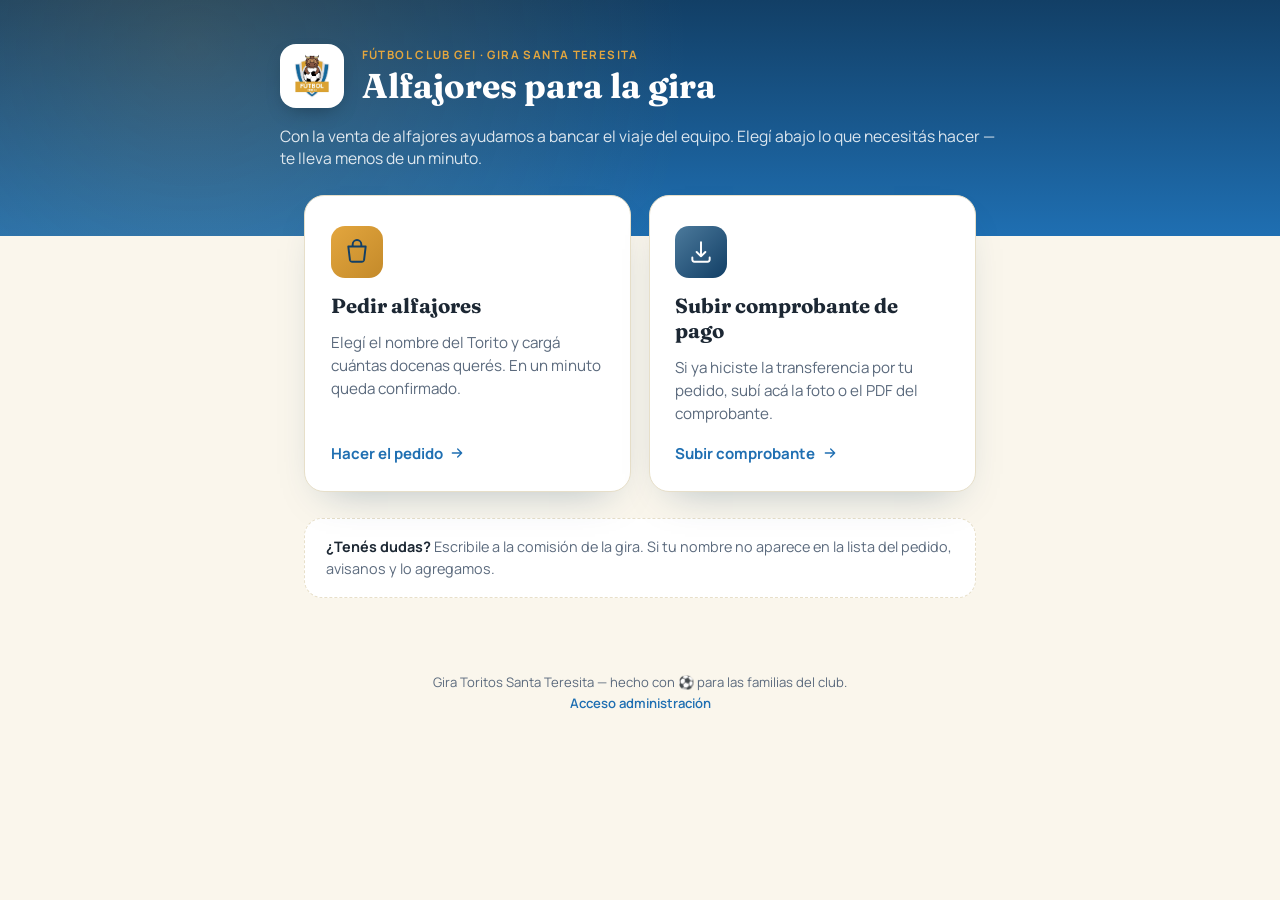
<file: index.html>
<!DOCTYPE html>
<html lang="es">
<head>
<meta charset="UTF-8">
<meta name="viewport" content="width=device-width, initial-scale=1.0">
<title>Alfajores Gira Toritos</title>
<meta name="description" content="Pedí tus alfajores y subí el comprobante de pago para la gira de Fútbol Club GEI a Santa Teresita.">
<link rel="icon" href="assets/logo.jpg">

<!-- Estas etiquetas hacen que, al pegar el link en WhatsApp, aparezca una
     tarjeta con imagen y texto (en vez de una miniatura genérica). -->
<meta property="og:type" content="website">
<meta property="og:url" content="https://pablog2081.github.io/alfajores-gira-toritos/">
<meta property="og:title" content="Alfajores para la Gira — Fútbol Club GEI">
<meta property="og:description" content="Pedidos abiertos hasta el miércoles. Ayudanos a bancar la gira de los Toritos a Santa Teresita.">
<meta property="og:image" content="https://pablog2081.github.io/alfajores-gira-toritos/assets/preview.jpg">
<meta property="og:image:width" content="1200">
<meta property="og:image:height" content="630">
<meta name="twitter:card" content="summary_large_image">
<meta name="twitter:title" content="Alfajores para la Gira — Fútbol Club GEI">
<meta name="twitter:description" content="Pedidos abiertos hasta el miércoles. Ayudanos a bancar la gira de los Toritos a Santa Teresita.">
<meta name="twitter:image" content="https://pablog2081.github.io/alfajores-gira-toritos/assets/preview.jpg">
<link rel="stylesheet" href="https://fonts.googleapis.com/css2?family=Fraunces:opsz,wght@9..144,600;9..144,700&family=Manrope:wght@400;500;700;800&display=swap">
<link rel="stylesheet" href="style.css">
</head>
<body>

<div class="field">
  <div class="wrap">
    <div class="crest"><img src="assets/logo.jpg" alt="Escudo Fútbol Club GEI"></div>
    <div>
      <span class="eyebrow">Fútbol Club GEI · Gira Santa Teresita</span>
      <h1>Alfajores para la gira</h1>
    </div>
  </div>
  <p class="lede" style="margin: 0.9rem auto 0; max-width: 720px;">Con la venta de alfajores ayudamos a bancar el viaje del equipo. Elegí abajo lo que necesitás hacer — te lleva menos de un minuto.</p>
</div>

<main>
  <div class="cards">

    <a class="card" href="pedido.html">
      <div class="card-icon">
        <svg viewBox="0 0 24 24" fill="none" xmlns="http://www.w3.org/2000/svg"><path d="M4 7h16l-1.5 12.5a2 2 0 0 1-2 1.5H7.5a2 2 0 0 1-2-1.5L4 7Z" stroke="currentColor" stroke-width="1.8" stroke-linejoin="round"/><path d="M8 7V5a4 4 0 0 1 8 0v2" stroke="currentColor" stroke-width="1.8"/></svg>
      </div>
      <h2>Pedir alfajores</h2>
      <p>Elegí el nombre del Torito y cargá cuántas docenas querés. En un minuto queda confirmado.</p>
      <span class="cta">Hacer el pedido
        <svg viewBox="0 0 24 24" fill="none" xmlns="http://www.w3.org/2000/svg"><path d="M5 12h14M13 6l6 6-6 6" stroke="currentColor" stroke-width="2" stroke-linecap="round" stroke-linejoin="round"/></svg>
      </span>
    </a>

    <a class="card alt" href="comprobante.html">
      <div class="card-icon">
        <svg viewBox="0 0 24 24" fill="none" xmlns="http://www.w3.org/2000/svg"><path d="M12 3v13m0 0 4-4m-4 4-4-4" stroke="currentColor" stroke-width="1.8" stroke-linecap="round" stroke-linejoin="round"/><path d="M4 17v2a2 2 0 0 0 2 2h12a2 2 0 0 0 2-2v-2" stroke="currentColor" stroke-width="1.8" stroke-linecap="round"/></svg>
      </div>
      <h2>Subir comprobante de pago</h2>
      <p>Si ya hiciste la transferencia por tu pedido, subí acá la foto o el PDF del comprobante.</p>
      <span class="cta">Subir comprobante
        <svg viewBox="0 0 24 24" fill="none" xmlns="http://www.w3.org/2000/svg"><path d="M5 12h14M13 6l6 6-6 6" stroke="currentColor" stroke-width="2" stroke-linecap="round" stroke-linejoin="round"/></svg>
      </span>
    </a>

  </div>

  <div class="note">
    <strong>¿Tenés dudas?</strong> Escribile a la comisión de la gira. Si tu nombre no aparece en la lista del pedido, avisanos y lo agregamos.
  </div>
</main>

<footer>
  Gira Toritos Santa Teresita — hecho con ⚽ para las familias del club.<br>
  <a href="admin.html">Acceso administración</a>
</footer>

</body>
</html>
</file>
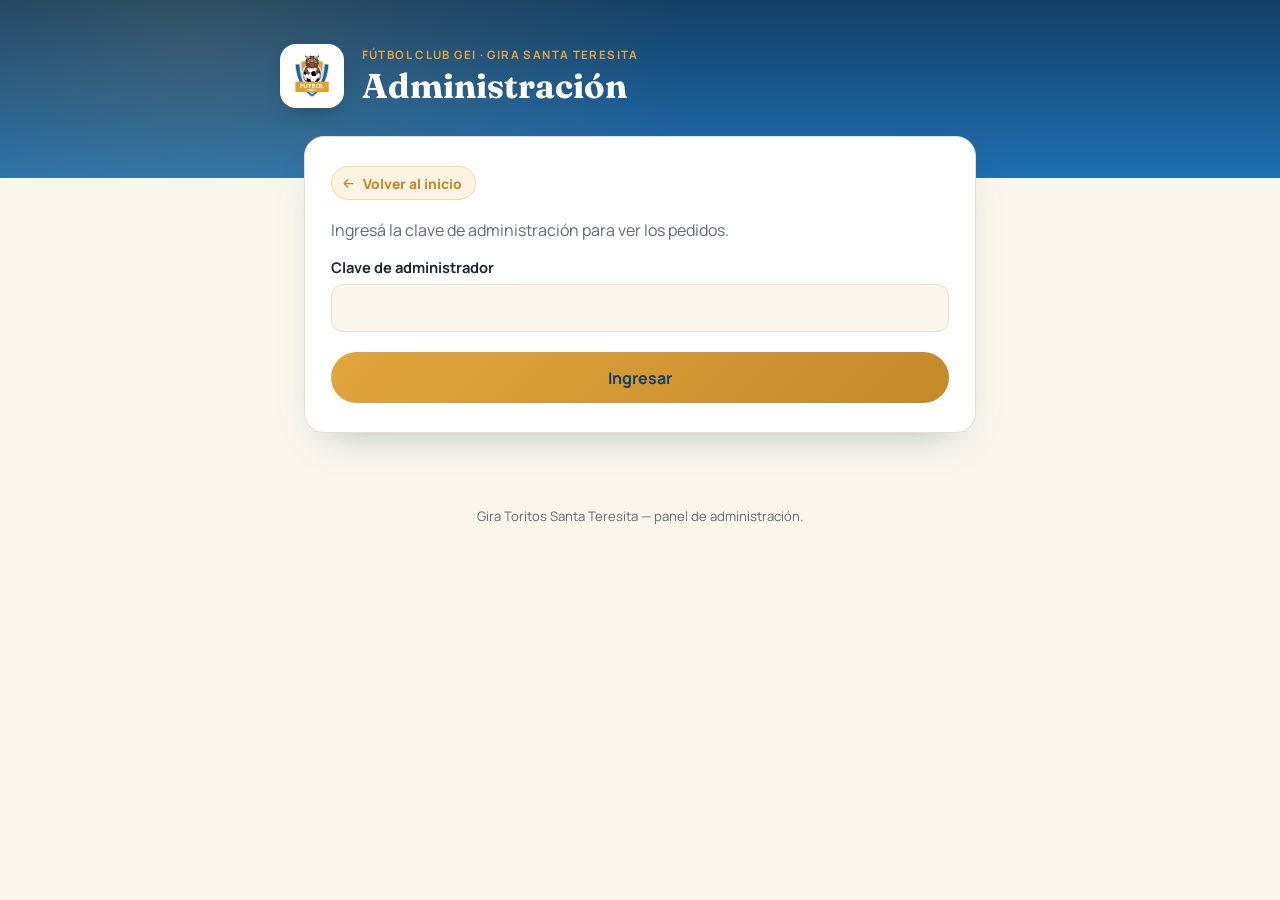
<file: admin.html>
<!DOCTYPE html>
<html lang="es">
<head>
<meta charset="UTF-8">
<meta name="viewport" content="width=device-width, initial-scale=1.0">
<title>Administración — Gira Toritos</title>
<link rel="icon" href="assets/logo.jpg">
<link rel="stylesheet" href="https://fonts.googleapis.com/css2?family=Fraunces:opsz,wght@9..144,600;9..144,700&family=Manrope:wght@400;500;700;800&display=swap">
<link rel="stylesheet" href="style.css">
</head>
<body>

<div class="field">
  <div class="wrap">
    <div class="crest"><img src="assets/logo.jpg" alt="Escudo Fútbol Club GEI"></div>
    <div>
      <span class="eyebrow">Fútbol Club GEI · Gira Santa Teresita</span>
      <h1>Administración</h1>
    </div>
  </div>
</div>

<main>

  <div class="panel" id="login-view">
    <a class="back-link" href="index.html">
      <svg viewBox="0 0 24 24" fill="none" xmlns="http://www.w3.org/2000/svg"><path d="M19 12H5M11 6l-6 6 6 6" stroke="currentColor" stroke-width="2" stroke-linecap="round" stroke-linejoin="round"/></svg>
      Volver al inicio
    </a>
    <p style="color:var(--ink-soft); margin-top:0;">Ingresá la clave de administración para ver los pedidos.</p>
    <div class="error-box" id="login-error"></div>
    <form id="login-form">
      <div class="field-group">
        <label for="clave">Clave de administrador</label>
        <input type="password" id="clave" name="clave" required autocomplete="current-password">
      </div>
      <button type="submit" class="btn" id="login-btn">Ingresar</button>
    </form>
  </div>

  <div id="admin-view" style="display:none;">

    <a class="back-link" href="index.html">
      <svg viewBox="0 0 24 24" fill="none" xmlns="http://www.w3.org/2000/svg"><path d="M19 12H5M11 6l-6 6 6 6" stroke="currentColor" stroke-width="2" stroke-linecap="round" stroke-linejoin="round"/></svg>
      Volver al inicio
    </a>

    <div class="demo-banner" id="demo-banner" style="display:none;">Vista previa con datos de ejemplo — todavía no está conectada la planilla real.</div>

    <div class="stat-row">
      <div class="stat"><div class="n" id="s-pedidos">–</div><div class="l">Pedidos</div></div>
      <div class="stat"><div class="n" id="s-docenas">–</div><div class="l">Docenas pedidas</div></div>
      <div class="stat"><div class="n" id="s-entregados">–</div><div class="l">Entregados</div></div>
      <div class="stat"><div class="n" id="s-rendidos">–</div><div class="l">Rendidos</div></div>
      <div class="stat"><div class="n" id="s-pendientes-validar">–</div><div class="l">Comprobantes por revisar</div></div>
    </div>

    <div class="panel">
      <div class="toolbar">
        <strong style="font-family:'Fraunces',serif; font-size:1.15rem;">Pedidos</strong>
        <div style="display:flex; gap:0.6rem; flex-wrap:wrap;">
          <button class="btn secondary" id="refresh-btn" style="width:auto; padding:0.55rem 1rem;">Actualizar</button>
          <a class="btn" id="reporte-link" href="#" style="width:auto; padding:0.55rem 1rem; text-decoration:none;">Descargar reporte Excel</a>
        </div>
      </div>

      <div class="error-box" id="admin-error"></div>

      <div class="table-wrap">
        <table>
          <thead>
            <tr>
              <th>Torito</th>
              <th>Docenas</th>
              <th>Entregado</th>
              <th>Rendido</th>
              <th>Fecha pedido</th>
            </tr>
          </thead>
          <tbody id="pedidos-body">
            <tr><td colspan="5" style="color:var(--ink-soft);">Cargando...</td></tr>
          </tbody>
        </table>
      </div>
    </div>
  </div>

</main>

<footer>Gira Toritos Santa Teresita — panel de administración.</footer>

<script src="config.js"></script>
<script>
  let claveActual = '';
  let modoDemo = false;

  const PEDIDOS_EJEMPLO = [
    { fila: 2, timestamp: new Date(), nombre: 'GROSSELLI LUCCA JENNARO (ejemplo)', docenas: 2, entregado: false, rendido: false, comprobantePendiente: false, linkComprobante: '' },
    { fila: 3, timestamp: new Date(), nombre: 'ABALO JUAN SEGUNDO (ejemplo)', docenas: 1, entregado: true, rendido: true, comprobantePendiente: false, linkComprobante: '' },
    { fila: 4, timestamp: new Date(), nombre: 'SODA FELIPE (ejemplo)', docenas: 3, entregado: false, rendido: false, comprobantePendiente: true, linkComprobante: 'https://drive.google.com/ejemplo' }
  ];

  function showLoginError(msg) {
    const box = document.getElementById('login-error');
    box.textContent = msg; box.classList.add('show');
  }
  function showAdminError(msg) {
    const box = document.getElementById('admin-error');
    box.textContent = msg; box.classList.add('show');
  }
  function hideAdminError() {
    document.getElementById('admin-error').classList.remove('show');
  }

  function fmtFecha(v) {
    if (!v) return '—';
    const d = new Date(v);
    if (isNaN(d)) return String(v);
    return d.toLocaleDateString('es-AR') + ' ' + d.toLocaleTimeString('es-AR', { hour: '2-digit', minute: '2-digit' });
  }

  document.getElementById('login-form').addEventListener('submit', function (e) {
    e.preventDefault();
    document.getElementById('login-error').classList.remove('show');

    const clave = document.getElementById('clave').value;

    // Vista previa: como todavía no hay Apps Script conectado, dejamos entrar
    // con la clave ya configurada en Code.gs para que puedas ver cómo queda el
    // panel, con datos de ejemplo (aclarados como tales).
    if (WEBAPP_URL.indexOf('PEGAR_AQUI') !== -1) {
      if (clave !== 'toritos2026') { showLoginError('Clave incorrecta. (Vista previa: la clave configurada es "toritos2026".)'); return; }
      modoDemo = true;
      claveActual = clave;
      entrarAlPanel();
      return;
    }

    const btn = document.getElementById('login-btn');
    btn.disabled = true;
    btn.innerHTML = '<span class="spinner"></span> Verificando...';

    fetch(WEBAPP_URL, { method: 'POST', body: JSON.stringify({ action: 'login', clave: clave }) })
      .then(r => r.json())
      .then(data => {
        btn.disabled = false; btn.textContent = 'Ingresar';
        if (!data.ok) { showLoginError('Clave incorrecta.'); return; }
        modoDemo = false;
        claveActual = clave;
        entrarAlPanel();
      })
      .catch(() => {
        btn.disabled = false; btn.textContent = 'Ingresar';
        showLoginError('No se pudo verificar la clave. Revisá tu conexión.');
      });
  });

  function entrarAlPanel() {
    document.getElementById('login-view').style.display = 'none';
    document.getElementById('admin-view').style.display = 'block';
    document.getElementById('demo-banner').style.display = modoDemo ? 'block' : 'none';
    document.getElementById('reporte-link').href = modoDemo ? 'javascript:void(0)' : (WEBAPP_URL + '?action=reporte&clave=' + encodeURIComponent(claveActual));
    if (modoDemo) {
      document.getElementById('reporte-link').addEventListener('click', function () {
        alert('El reporte en Excel se descarga una vez que esté conectado el Apps Script real.');
      });
    }
    cargarTodo();
  }

  function cargarTodo() {
    cargarResumen();
    cargarPedidos();
  }

  function calcularResumen(pedidos) {
    let totalDocenas = 0, entregados = 0, rendidos = 0, pendientesValidar = 0;
    pedidos.forEach(p => {
      totalDocenas += Number(p.docenas) || 0;
      if (p.entregado) entregados++;
      if (p.rendido) rendidos++;
      if (p.comprobantePendiente && !p.rendido) pendientesValidar++;
    });
    return { totalPedidos: pedidos.length, totalDocenas, entregados, rendidos, pendientesValidar };
  }

  function pintarResumen(r) {
    document.getElementById('s-pedidos').textContent = r.totalPedidos;
    document.getElementById('s-docenas').textContent = r.totalDocenas;
    document.getElementById('s-entregados').textContent = r.entregados;
    document.getElementById('s-rendidos').textContent = r.rendidos;
    document.getElementById('s-pendientes-validar').textContent = r.pendientesValidar;
  }

  function cargarResumen() {
    if (modoDemo) { pintarResumen(calcularResumen(PEDIDOS_EJEMPLO)); return; }
    fetch(WEBAPP_URL + '?action=resumen')
      .then(r => r.json())
      .then(data => { if (data.ok) pintarResumen(data); });
  }

  function cargarPedidos() {
    hideAdminError();
    const body = document.getElementById('pedidos-body');
    body.innerHTML = '<tr><td colspan="5" style="color:var(--ink-soft);">Cargando...</td></tr>';

    if (modoDemo) { pintarPedidos(PEDIDOS_EJEMPLO); return; }

    fetch(WEBAPP_URL + '?action=pedidos&clave=' + encodeURIComponent(claveActual))
      .then(r => r.json())
      .then(data => {
        if (!data.ok) { showAdminError('No se pudieron cargar los pedidos.'); body.innerHTML = ''; return; }
        pintarPedidos(data.pedidos);
      })
      .catch(() => { showAdminError('No se pudieron cargar los pedidos. Revisá tu conexión.'); body.innerHTML = ''; });
  }

  function pintarPedidos(pedidos) {
    const body = document.getElementById('pedidos-body');
    if (!pedidos.length) {
      body.innerHTML = '<tr><td colspan="5" style="color:var(--ink-soft);">Todavía no hay pedidos.</td></tr>';
      return;
    }
    body.innerHTML = pedidos.map(p => `
          <tr>
            <td>${escapeHtml(p.nombre)}</td>
            <td class="num">${p.docenas}</td>
            <td>
              <label class="checkbox-toggle">
                <input type="checkbox" data-fila="${p.fila}" ${p.entregado ? 'checked' : ''} onchange="marcarEntregado(this)">
                ${p.entregado ? '<span class="pill ok">Entregado</span>' : '<span class="pill pend">Pendiente</span>'}
              </label>
            </td>
            <td>
              <label class="checkbox-toggle">
                <input type="checkbox" data-fila="${p.fila}" ${p.rendido ? 'checked' : ''} onchange="marcarRendido(this)">
                ${p.rendido ? '<span class="pill ok">Rendido</span>' : (p.comprobantePendiente ? '<span class="pill pend">Por revisar</span>' : '<span class="pill pend">Sin rendir</span>')}
              </label>
              ${(!p.rendido && p.comprobantePendiente && p.linkComprobante) ? `<div style="margin-top:0.3rem;"><a href="${p.linkComprobante}" target="_blank" rel="noopener" style="font-size:0.8rem; font-weight:700; color:var(--blue);">Ver comprobante ↗</a></div>` : ''}
              ${(!p.rendido && !p.comprobantePendiente) ? `<div class="hint" style="margin-top:0.25rem;">Tildá si pagó en efectivo</div>` : ''}
            </td>
            <td>${fmtFecha(p.timestamp)}</td>
          </tr>
        `).join('');
  }

  function marcarEntregado(checkbox) {
    const fila = Number(checkbox.getAttribute('data-fila'));
    const entregado = checkbox.checked;

    if (modoDemo) {
      const p = PEDIDOS_EJEMPLO.find(x => x.fila === fila);
      if (p) p.entregado = entregado;
      cargarTodo();
      return;
    }

    checkbox.disabled = true;
    fetch(WEBAPP_URL, {
      method: 'POST',
      body: JSON.stringify({ action: 'marcarEntregado', clave: claveActual, fila: fila, entregado: entregado })
    })
      .then(r => r.json())
      .then(data => {
        checkbox.disabled = false;
        if (!data.ok) { alert('No se pudo actualizar. Probá de nuevo.'); return; }
        cargarTodo();
      })
      .catch(() => { checkbox.disabled = false; alert('No se pudo actualizar. Revisá tu conexión.'); });
  }

  function marcarRendido(checkbox) {
    const fila = Number(checkbox.getAttribute('data-fila'));
    const rendido = checkbox.checked;

    if (rendido && !confirm('¿Confirmás que este pedido está pagado y rendido? Si subieron un comprobante, revisalo antes de confirmar.')) {
      checkbox.checked = false;
      return;
    }

    if (modoDemo) {
      const p = PEDIDOS_EJEMPLO.find(x => x.fila === fila);
      if (p) { p.rendido = rendido; if (rendido) p.comprobantePendiente = false; }
      cargarTodo();
      return;
    }

    checkbox.disabled = true;
    fetch(WEBAPP_URL, {
      method: 'POST',
      body: JSON.stringify({ action: 'marcarRendido', clave: claveActual, fila: fila, rendido: rendido })
    })
      .then(r => r.json())
      .then(data => {
        checkbox.disabled = false;
        if (!data.ok) { alert('No se pudo actualizar. Probá de nuevo.'); return; }
        cargarTodo();
      })
      .catch(() => { checkbox.disabled = false; alert('No se pudo actualizar. Revisá tu conexión.'); });
  }

  function escapeHtml(str) {
    return String(str).replace(/[&<>"']/g, c => ({ '&': '&amp;', '<': '&lt;', '>': '&gt;', '"': '&quot;', "'": '&#39;' }[c]));
  }

  document.getElementById('refresh-btn').addEventListener('click', cargarTodo);
</script>

</body>
</html>
</file>
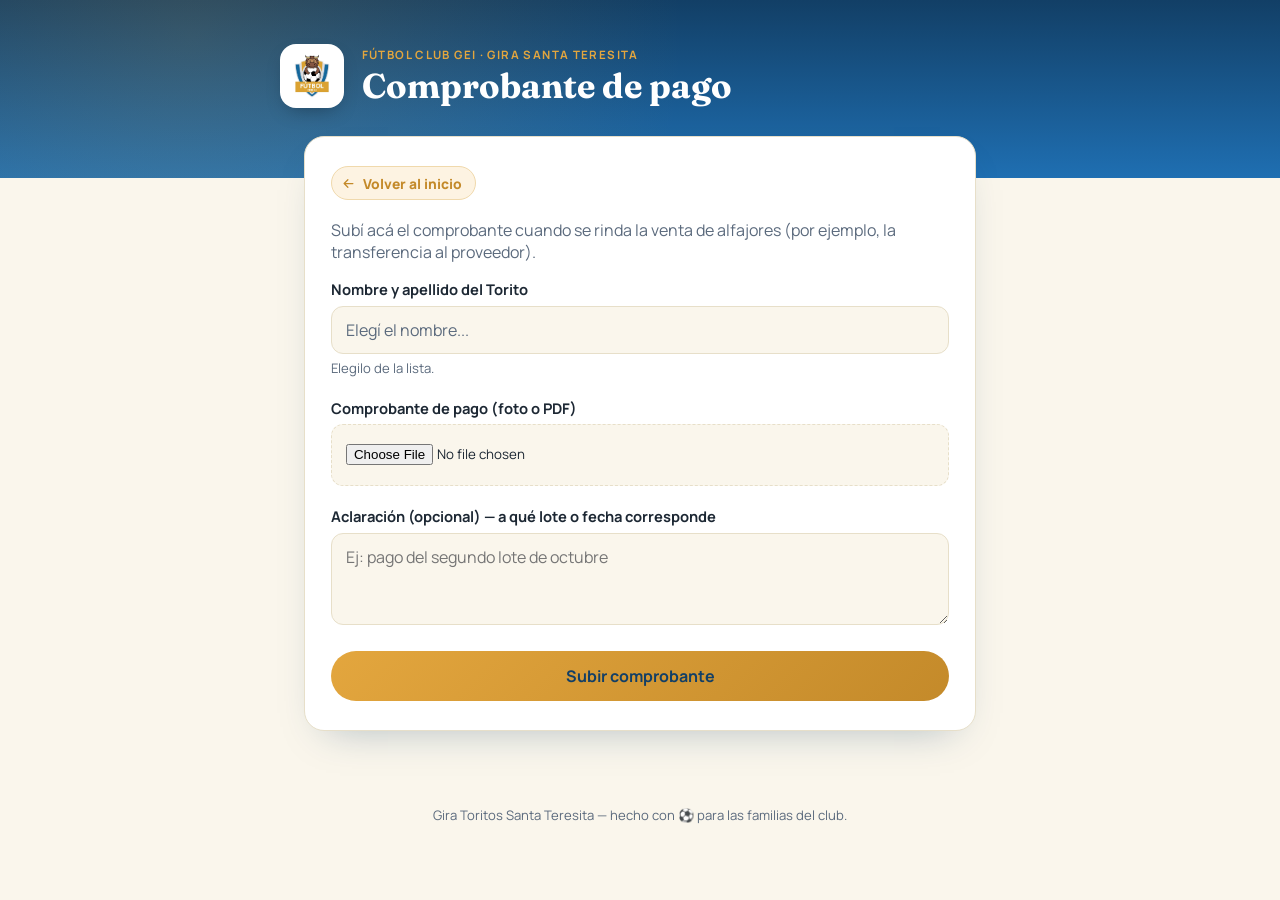
<file: comprobante.html>
<!DOCTYPE html>
<html lang="es">
<head>
<meta charset="UTF-8">
<meta name="viewport" content="width=device-width, initial-scale=1.0">
<title>Comprobante de pago — Gira Toritos</title>
<link rel="icon" href="assets/logo.jpg">
<link rel="stylesheet" href="https://fonts.googleapis.com/css2?family=Fraunces:opsz,wght@9..144,600;9..144,700&family=Manrope:wght@400;500;700;800&display=swap">
<link rel="stylesheet" href="style.css">
</head>
<body>

<div class="field">
  <div class="wrap">
    <div class="crest"><img src="assets/logo.jpg" alt="Escudo Fútbol Club GEI"></div>
    <div>
      <span class="eyebrow">Fútbol Club GEI · Gira Santa Teresita</span>
      <h1>Comprobante de pago</h1>
    </div>
  </div>
</div>

<main>
  <div class="panel">

    <div id="form-view">
      <a class="back-link" href="index.html">
        <svg viewBox="0 0 24 24" fill="none" xmlns="http://www.w3.org/2000/svg"><path d="M19 12H5M11 6l-6 6 6 6" stroke="currentColor" stroke-width="2" stroke-linecap="round" stroke-linejoin="round"/></svg>
        Volver al inicio
      </a>
      <p style="color:var(--ink-soft); margin-top:0;">Subí acá el comprobante cuando se rinda la venta de alfajores (por ejemplo, la transferencia al proveedor).</p>

      <div class="error-box" id="error-box"></div>

      <form id="comprobante-form">
        <div class="field-group">
          <label for="nombre">Nombre y apellido del Torito</label>
          <select id="nombre" name="nombre" required>
            <option value="" selected disabled>Elegí el nombre...</option>
          </select>
          <div class="hint" id="viajeros-hint">Elegilo de la lista.</div>
        </div>

        <div class="field-group">
          <label for="archivo">Comprobante de pago (foto o PDF)</label>
          <input type="file" id="archivo" name="archivo" accept="image/*,application/pdf" required>
        </div>

        <div class="field-group">
          <label for="aclaracion">Aclaración (opcional) — a qué lote o fecha corresponde</label>
          <textarea id="aclaracion" name="aclaracion" rows="3" placeholder="Ej: pago del segundo lote de octubre"></textarea>
        </div>

        <button type="submit" class="btn" id="submit-btn">Subir comprobante</button>
      </form>
    </div>

    <div id="confirm-view" class="confirm" style="display:none;">
      <div class="check">
        <svg viewBox="0 0 24 24" fill="none" xmlns="http://www.w3.org/2000/svg"><path d="M5 13l4 4L19 7" stroke="currentColor" stroke-width="2.5" stroke-linecap="round" stroke-linejoin="round"/></svg>
      </div>
      <h2>¡Comprobante recibido!</h2>
      <p>Gracias, ya quedó guardado.</p>
      <div class="summary">
        <div><span>Torito</span><strong id="c-nombre"></strong></div>
      </div>
      <p style="font-size:0.88rem;">Su pedido pendiente quedó marcado como rendido.</p>
      <a class="btn secondary" href="index.html" style="margin-top:0.6rem;">Volver al inicio</a>
    </div>

  </div>
</main>

<footer>Gira Toritos Santa Teresita — hecho con ⚽ para las familias del club.</footer>

<script src="config.js"></script>
<script src="roster.js"></script>
<script>
  const errorBox = document.getElementById('error-box');
  const nombreInput = document.getElementById('nombre');
  const viajerosHint = document.getElementById('viajeros-hint');
  let viajerosCargados = [];

  function showError(msg) { errorBox.textContent = msg; errorBox.classList.add('show'); }
  function hideError() { errorBox.classList.remove('show'); }

  function pintarLista(nombres) {
    viajerosCargados = nombres || [];
    const opciones = viajerosCargados.map(n => `<option value="${n.replace(/"/g, '&quot;')}">${n}</option>`).join('');
    nombreInput.innerHTML = '<option value="" selected disabled>Elegí el nombre...</option>' + opciones;
  }

  pintarLista(typeof TORITOS_ROSTER !== 'undefined' ? TORITOS_ROSTER : []);

  if (WEBAPP_URL.indexOf('PEGAR_AQUI') === -1) {
    fetch(WEBAPP_URL + '?action=viajeros')
      .then(r => r.json())
      .then(data => {
        if (!data.ok || !data.viajeros || !data.viajeros.length) throw new Error('vacio');
        pintarLista(data.viajeros);
      })
      .catch(() => { /* seguimos con la lista de respaldo */ });
  } else {
    viajerosHint.textContent = 'Vista previa: todavía no está conectada la planilla, así que se usa la lista guardada del plantel.';
  }

  function leerComoBase64(file) {
    return new Promise((resolve, reject) => {
      const reader = new FileReader();
      reader.onload = () => resolve(reader.result.split(',')[1]);
      reader.onerror = reject;
      reader.readAsDataURL(file);
    });
  }

  document.getElementById('comprobante-form').addEventListener('submit', function (e) {
    e.preventDefault();
    hideError();

    const nombre = nombreInput.value.trim();
    if (!nombre) { showError('Ingresá el nombre y apellido del Torito.'); return; }
    if (viajerosCargados.length && !viajerosCargados.includes(nombre)) {
      showError('Ese nombre no está en la lista de Toritos. Revisá que esté escrito igual, o avisale a la comisión si falta.');
      return;
    }

    const fileInput = document.getElementById('archivo');
    const file = fileInput.files[0];
    if (!file) { showError('Elegí un archivo para subir.'); return; }
    if (file.size > 15 * 1024 * 1024) { showError('El archivo es muy grande (máximo 15 MB).'); return; }

    if (WEBAPP_URL.indexOf('PEGAR_AQUI') !== -1) {
      showError('La página todavía no está conectada al sistema (falta configurar el link). Avisale a quien la armó.');
      return;
    }

    const btn = document.getElementById('submit-btn');
    btn.disabled = true;
    btn.innerHTML = '<span class="spinner"></span> Subiendo...';

    leerComoBase64(file)
      .then(base64 => fetch(WEBAPP_URL, {
        method: 'POST',
        body: JSON.stringify({
          action: 'comprobante',
          nombre: nombre,
          archivoBase64: base64,
          nombreArchivo: file.name,
          tipoArchivo: file.type,
          aclaracion: document.getElementById('aclaracion').value.trim()
        })
      }))
      .then(r => r.json())
      .then(data => {
        if (!data.ok) throw new Error(data.error || 'error');
        document.getElementById('c-nombre').textContent = nombre;
        document.getElementById('form-view').style.display = 'none';
        document.getElementById('confirm-view').style.display = 'block';
      })
      .catch(() => {
        showError('No se pudo subir el comprobante. Revisá tu conexión e intentá de nuevo.');
        btn.disabled = false;
        btn.textContent = 'Subir comprobante';
      });
  });
</script>

</body>
</html>
</file>
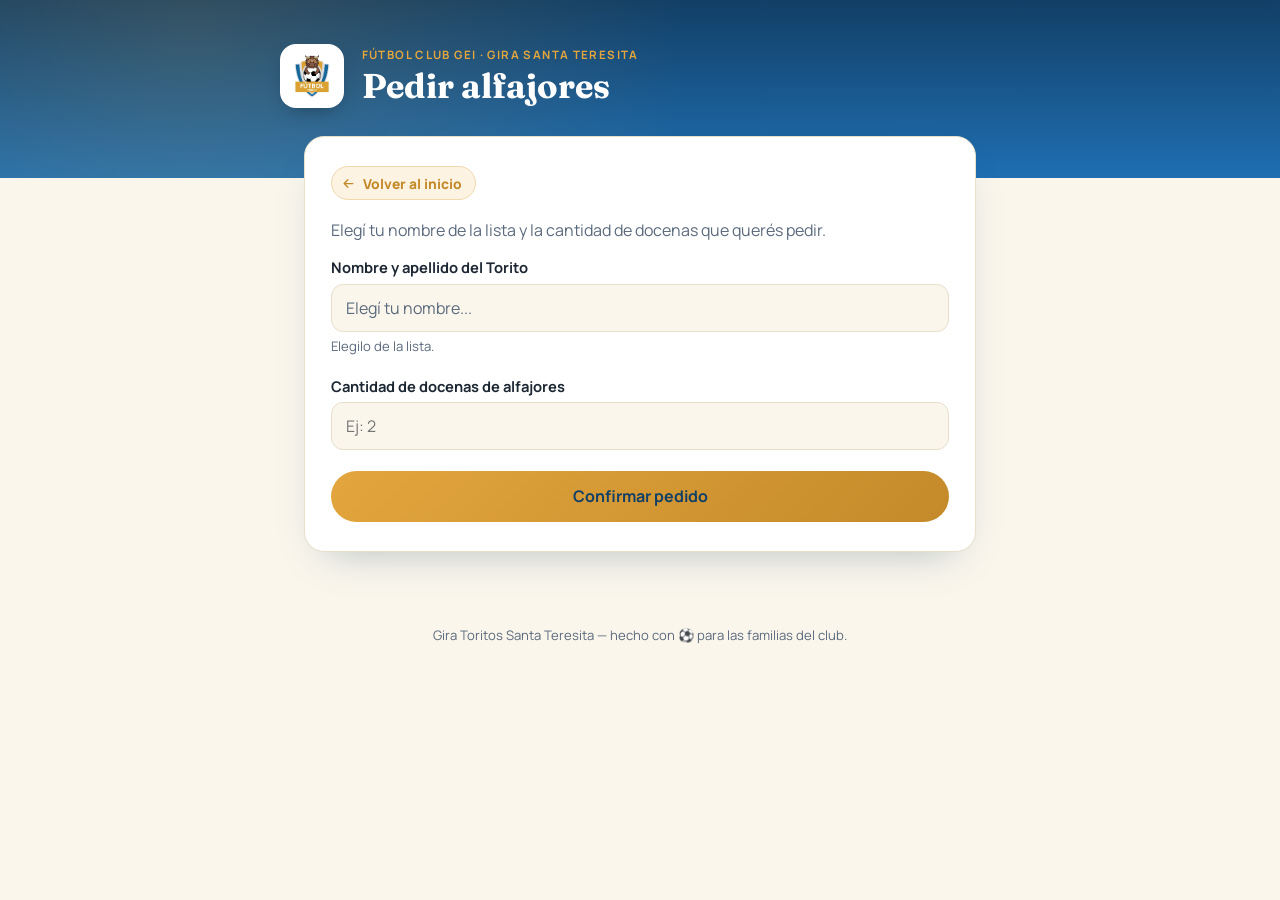
<file: pedido.html>
<!DOCTYPE html>
<html lang="es">
<head>
<meta charset="UTF-8">
<meta name="viewport" content="width=device-width, initial-scale=1.0">
<title>Pedir alfajores — Gira Toritos</title>
<link rel="icon" href="assets/logo.jpg">
<link rel="stylesheet" href="https://fonts.googleapis.com/css2?family=Fraunces:opsz,wght@9..144,600;9..144,700&family=Manrope:wght@400;500;700;800&display=swap">
<link rel="stylesheet" href="style.css">
</head>
<body>

<div class="field">
  <div class="wrap">
    <div class="crest"><img src="assets/logo.jpg" alt="Escudo Fútbol Club GEI"></div>
    <div>
      <span class="eyebrow">Fútbol Club GEI · Gira Santa Teresita</span>
      <h1>Pedir alfajores</h1>
    </div>
  </div>
</div>

<main>
  <div class="panel">

    <div id="form-view">
      <a class="back-link" href="index.html">
        <svg viewBox="0 0 24 24" fill="none" xmlns="http://www.w3.org/2000/svg"><path d="M19 12H5M11 6l-6 6 6 6" stroke="currentColor" stroke-width="2" stroke-linecap="round" stroke-linejoin="round"/></svg>
        Volver al inicio
      </a>
      <p style="color:var(--ink-soft); margin-top:0;">Elegí tu nombre de la lista y la cantidad de docenas que querés pedir.</p>

      <div class="error-box" id="error-box"></div>

      <form id="pedido-form">
        <div class="field-group">
          <label for="nombre">Nombre y apellido del Torito</label>
          <select id="nombre" name="nombre" required>
            <option value="" selected disabled>Elegí tu nombre...</option>
          </select>
          <div class="hint" id="viajeros-hint">Elegilo de la lista.</div>
        </div>

        <div class="field-group">
          <label for="docenas">Cantidad de docenas de alfajores</label>
          <input type="number" id="docenas" name="docenas" min="1" step="1" placeholder="Ej: 2" required>
        </div>

        <button type="submit" class="btn" id="submit-btn">Confirmar pedido</button>
      </form>
    </div>

    <div id="confirm-view" class="confirm" style="display:none;">
      <div class="check">
        <svg viewBox="0 0 24 24" fill="none" xmlns="http://www.w3.org/2000/svg"><path d="M5 13l4 4L19 7" stroke="currentColor" stroke-width="2.5" stroke-linecap="round" stroke-linejoin="round"/></svg>
      </div>
      <h2>¡Pedido confirmado!</h2>
      <p>Ya anotamos tu pedido de alfajores.</p>
      <div class="summary">
        <div><span>Torito</span><strong id="c-nombre"></strong></div>
        <div><span>Docenas pedidas</span><strong id="c-docenas"></strong></div>
      </div>
      <p style="font-size:0.88rem;">Cuando se rinda la venta, alguien de la comisión va a subir el comprobante de pago.</p>
      <a class="btn secondary" href="index.html" style="margin-top:0.6rem;">Volver al inicio</a>
    </div>

  </div>
</main>

<footer>Gira Toritos Santa Teresita — hecho con ⚽ para las familias del club.</footer>

<script src="config.js"></script>
<script src="roster.js"></script>
<script>
  const nombreInput = document.getElementById('nombre');
  const viajerosHint = document.getElementById('viajeros-hint');
  const errorBox = document.getElementById('error-box');
  let viajerosCargados = [];

  function showError(msg) {
    errorBox.textContent = msg;
    errorBox.classList.add('show');
  }
  function hideError() {
    errorBox.classList.remove('show');
  }

  function pintarLista(nombres) {
    viajerosCargados = nombres || [];
    const opciones = viajerosCargados.map(n => `<option value="${n.replace(/"/g, '&quot;')}">${n}</option>`).join('');
    nombreInput.innerHTML = '<option value="" selected disabled>Elegí tu nombre...</option>' + opciones;
  }

  // Mostramos ya mismo la lista de respaldo (siempre disponible) y, si se
  // puede, la reemplazamos por la versión más actualizada del Apps Script.
  pintarLista(typeof TORITOS_ROSTER !== 'undefined' ? TORITOS_ROSTER : []);

  if (WEBAPP_URL.indexOf('PEGAR_AQUI') === -1) {
    fetch(WEBAPP_URL + '?action=viajeros')
      .then(r => r.json())
      .then(data => {
        if (!data.ok || !data.viajeros || !data.viajeros.length) throw new Error('vacio');
        pintarLista(data.viajeros);
      })
      .catch(() => { /* seguimos con la lista de respaldo */ });
  } else {
    viajerosHint.textContent = 'Vista previa: todavía no está conectada la planilla, así que se usa la lista guardada del plantel.';
  }

  document.getElementById('pedido-form').addEventListener('submit', function (e) {
    e.preventDefault();
    hideError();

    const nombre = nombreInput.value.trim();
    const docenas = Number(document.getElementById('docenas').value);

    if (!nombre) { showError('Ingresá tu nombre y apellido.'); return; }
    if (viajerosCargados.length && !viajerosCargados.includes(nombre)) {
      showError('Ese nombre no está en la lista de Toritos. Revisá que esté escrito igual, o avisale a la comisión si falta.');
      return;
    }
    if (!docenas || docenas <= 0) { showError('Ingresá una cantidad de docenas mayor a 0.'); return; }

    if (WEBAPP_URL.indexOf('PEGAR_AQUI') !== -1) {
      showError('La página todavía no está conectada al sistema (falta configurar el link). Avisale a quien la armó.');
      return;
    }

    const btn = document.getElementById('submit-btn');
    btn.disabled = true;
    btn.innerHTML = '<span class="spinner"></span> Enviando...';

    fetch(WEBAPP_URL, {
      method: 'POST',
      body: JSON.stringify({ action: 'pedido', nombre: nombre, docenas: docenas })
    })
      .then(r => r.json())
      .then(data => {
        if (!data.ok) throw new Error(data.error || 'error');
        document.getElementById('c-nombre').textContent = data.nombre;
        document.getElementById('c-docenas').textContent = data.docenas;
        document.getElementById('form-view').style.display = 'none';
        document.getElementById('confirm-view').style.display = 'block';
      })
      .catch(() => {
        showError('No se pudo enviar el pedido. Revisá tu conexión e intentá de nuevo.');
        btn.disabled = false;
        btn.textContent = 'Confirmar pedido';
      });
  });
</script>

</body>
</html>
</file>
<file: style.css>
/* Alfajores Gira Toritos — estilos compartidos */

:root {
  --blue: #1f6fb2;
  --blue-deep: #123f66;
  --gold: #e3a63e;
  --gold-deep: #c48a2a;
  --sand: #faf6ec;
  --paper: #ffffff;
  --line: #e7dfc9;
  --ink: #1c2733;
  --ink-soft: #5b6a7d;
  --good: #2f7d5c;
  --good-bg: #e7f5ee;
  --warn: #b3651b;
  --warn-bg: #fdf0e2;
  --bad: #c0392b;
  --shadow: 0 18px 40px -22px rgba(18, 63, 102, 0.35);
  --radius: 20px;
}

* { box-sizing: border-box; }

body {
  margin: 0;
  background: var(--sand);
  color: var(--ink);
  font-family: 'Manrope', -apple-system, BlinkMacSystemFont, sans-serif;
  -webkit-font-smoothing: antialiased;
}

a { color: inherit; }

.field {
  position: relative;
  overflow: hidden;
  background: radial-gradient(circle at 15% 20%, rgba(227, 166, 62, 0.16), transparent 45%),
    linear-gradient(180deg, var(--blue-deep) 0%, var(--blue) 100%);
  color: #fff;
  padding: 2.6rem 1.5rem 4.2rem;
}

.field .wrap { max-width: 720px; margin: 0 auto; position: relative; display: flex; align-items: center; gap: 1.1rem; }

.crest {
  width: 64px;
  height: 64px;
  border-radius: 16px;
  background: #fff;
  padding: 6px;
  box-shadow: 0 8px 20px -8px rgba(0,0,0,0.35);
  flex-shrink: 0;
}
.crest img { width: 100%; height: 100%; object-fit: contain; }

.field h1 {
  font-family: 'Fraunces', Georgia, serif;
  font-weight: 700;
  font-size: clamp(1.6rem, 4.4vw, 2.15rem);
  line-height: 1.15;
  margin: 0 0 0.3rem;
  text-wrap: balance;
}

.eyebrow {
  display: inline-flex;
  align-items: center;
  gap: 0.4rem;
  font-size: 0.72rem;
  font-weight: 700;
  letter-spacing: 0.12em;
  text-transform: uppercase;
  color: var(--gold);
  margin-bottom: 0.3rem;
}

.field p.lede { margin: 0; color: rgba(255,255,255,0.85); font-size: 0.98rem; max-width: 46ch; }

main {
  max-width: 720px;
  margin: -2.6rem auto 0;
  padding: 0 1.5rem 3rem;
  position: relative;
}

.back-link {
  display: inline-flex;
  align-items: center;
  gap: 0.4rem;
  font-size: 0.86rem;
  font-weight: 800;
  color: var(--gold-deep);
  background: #fdf3e2;
  border: 1px solid #f0d9ac;
  text-decoration: none;
  padding: 0.4rem 0.85rem 0.4rem 0.6rem;
  border-radius: 999px;
  margin-bottom: 1.2rem;
  transition: transform 0.15s ease, background 0.15s ease;
}
.back-link:hover { background: #fbe8c8; transform: translateX(-2px); }
.back-link svg { width: 15px; height: 15px; flex-shrink: 0; }

.demo-banner {
  background: var(--warn-bg);
  color: var(--warn);
  border: 1px solid #f0d3ad;
  border-radius: 12px;
  padding: 0.7rem 1rem;
  font-size: 0.85rem;
  font-weight: 700;
  margin-bottom: 1.2rem;
}

select {
  width: 100%;
  border: 1.5px solid var(--line);
  border-radius: 12px;
  padding: 0.75rem 0.9rem;
  font-size: 1rem;
  font-family: inherit;
  background: var(--sand);
  color: var(--ink);
  appearance: none;
  background-image: url("data:image/svg+xml;utf8,<svg xmlns='http://www.w3.org/2000/svg' viewBox='0 0 24 24' fill='none' stroke='%235b6a7d' stroke-width='2' stroke-linecap='round' stroke-linejoin='round'><polyline points='6 9 12 15 18 9'/></svg>");
  background-repeat: no-repeat;
  background-position: right 0.9rem center;
  background-size: 18px;
}
select:invalid { color: var(--ink-soft); }

.panel {
  background: var(--paper);
  border: 1px solid var(--line);
  border-radius: var(--radius);
  box-shadow: var(--shadow);
  padding: 1.8rem 1.6rem;
}

.cards { display: grid; grid-template-columns: 1fr; gap: 1.1rem; }
@media (min-width: 640px) { .cards { grid-template-columns: 1fr 1fr; } }

.card {
  background: var(--paper);
  border: 1px solid var(--line);
  border-radius: var(--radius);
  padding: 1.9rem 1.6rem 1.7rem;
  box-shadow: var(--shadow);
  display: flex;
  flex-direction: column;
  gap: 0.9rem;
  text-decoration: none;
  color: inherit;
  transition: transform 0.18s ease;
}
.card:hover { transform: translateY(-3px); }
.card:focus-visible { outline: 3px solid var(--gold); outline-offset: 3px; }

.card-icon {
  width: 52px; height: 52px; border-radius: 14px;
  display: flex; align-items: center; justify-content: center;
  background: linear-gradient(135deg, var(--gold), var(--gold-deep));
  color: var(--blue-deep);
}
.card-icon svg { width: 26px; height: 26px; }
.card.alt .card-icon { background: linear-gradient(135deg, #4c7a9c, var(--blue-deep)); color: #fff; }

.card h2 { font-family: 'Fraunces', Georgia, serif; font-size: 1.28rem; margin: 0; }
.card p { margin: 0; color: var(--ink-soft); font-size: 0.95rem; line-height: 1.5; flex-grow: 1; }
.card .cta { margin-top: 0.2rem; display: inline-flex; align-items: center; gap: 0.4rem; font-weight: 700; font-size: 0.94rem; color: var(--blue); }
.card .cta svg { width: 16px; height: 16px; transition: transform 0.18s ease; }
.card:hover .cta svg { transform: translateX(3px); }

.note {
  margin-top: 1.6rem;
  background: var(--paper);
  border: 1px dashed var(--line);
  border-radius: 18px;
  padding: 1.1rem 1.3rem;
  font-size: 0.9rem;
  color: var(--ink-soft);
  line-height: 1.5;
}
.note strong { color: var(--ink); }

footer {
  max-width: 720px; margin: 0 auto; padding: 1.6rem 1.5rem 2.6rem;
  text-align: center; color: var(--ink-soft); font-size: 0.82rem; line-height: 1.6;
}
footer a { color: var(--blue); text-decoration: none; font-weight: 600; }

/* Formularios */
label { display: block; font-weight: 700; font-size: 0.92rem; margin: 0 0 0.4rem; }
.field-group { margin-bottom: 1.3rem; }
.hint { font-size: 0.82rem; color: var(--ink-soft); margin-top: 0.35rem; }

input[type="text"], input[type="number"], input[type="password"], select, textarea {
  width: 100%;
  border: 1.5px solid var(--line);
  border-radius: 12px;
  padding: 0.75rem 0.9rem;
  font-size: 1rem;
  font-family: inherit;
  background: var(--sand);
  color: var(--ink);
}
input:focus, select:focus, textarea:focus { outline: none; border-color: var(--blue); background: #fff; }

input[type="file"] {
  width: 100%;
  border: 1.5px dashed var(--line);
  border-radius: 12px;
  padding: 1.2rem 0.9rem;
  background: var(--sand);
  font-family: inherit;
}

.btn {
  display: inline-flex;
  align-items: center;
  justify-content: center;
  gap: 0.5rem;
  width: 100%;
  border: none;
  border-radius: 999px;
  padding: 0.9rem 1.4rem;
  font-size: 1rem;
  font-weight: 700;
  font-family: inherit;
  cursor: pointer;
  background: linear-gradient(135deg, var(--gold), var(--gold-deep));
  color: var(--blue-deep);
  transition: transform 0.15s ease, opacity 0.15s ease;
}
.btn:hover { transform: translateY(-1px); }
.btn:disabled { opacity: 0.6; cursor: default; transform: none; }
.btn.secondary { background: var(--paper); color: var(--blue); border: 1.5px solid var(--line); }

.error-box {
  display: none;
  background: #fdeceb; border: 1px solid #f3c4bd; color: var(--bad);
  border-radius: 12px; padding: 0.8rem 1rem; font-size: 0.9rem; margin-bottom: 1.1rem;
}
.error-box.show { display: block; }

/* Confirmación */
.confirm { text-align: center; padding: 1rem 0.5rem; }
.confirm .check {
  width: 64px; height: 64px; margin: 0 auto 1.1rem;
  border-radius: 50%; background: var(--good-bg); color: var(--good);
  display: flex; align-items: center; justify-content: center;
}
.confirm .check svg { width: 32px; height: 32px; }
.confirm h2 { font-family: 'Fraunces', Georgia, serif; margin: 0 0 0.5rem; font-size: 1.4rem; }
.confirm p { color: var(--ink-soft); margin: 0 0 0.3rem; }
.confirm .summary { background: var(--sand); border-radius: 14px; padding: 1rem 1.2rem; margin: 1.2rem 0; text-align: left; }
.confirm .summary div { display: flex; justify-content: space-between; padding: 0.25rem 0; font-size: 0.95rem; }
.confirm .summary strong { font-weight: 800; }

/* Admin */
.pill {
  display: inline-flex; align-items: center; gap: 0.3rem;
  font-size: 0.78rem; font-weight: 700; padding: 0.25rem 0.6rem; border-radius: 999px;
}
.pill.pend { background: var(--warn-bg); color: var(--warn); }
.pill.ok { background: var(--good-bg); color: var(--good); }

table { width: 100%; border-collapse: collapse; font-size: 0.92rem; }
th, td { text-align: left; padding: 0.65rem 0.5rem; border-bottom: 1px solid var(--line); }
th { font-size: 0.76rem; text-transform: uppercase; letter-spacing: 0.04em; color: var(--ink-soft); }
td.num { font-variant-numeric: tabular-nums; }
.table-wrap { overflow-x: auto; margin: -0.2rem; padding: 0.2rem; }

.stat-row { display: grid; grid-template-columns: repeat(2, 1fr); gap: 0.8rem; margin-bottom: 1.4rem; }
@media (min-width: 560px) { .stat-row { grid-template-columns: repeat(4, 1fr); } }
.stat {
  background: var(--sand); border: 1px solid var(--line); border-radius: 14px;
  padding: 0.9rem 1rem;
}
.stat .n { font-family: 'Fraunces', Georgia, serif; font-size: 1.5rem; font-weight: 700; line-height: 1; font-variant-numeric: tabular-nums; }
.stat .l { font-size: 0.76rem; color: var(--ink-soft); margin-top: 0.3rem; }

.toolbar { display: flex; flex-wrap: wrap; gap: 0.7rem; margin-bottom: 1.3rem; align-items: center; justify-content: space-between; }

.checkbox-toggle { display: inline-flex; align-items: center; gap: 0.5rem; cursor: pointer; font-weight: 600; font-size: 0.88rem; }
.checkbox-toggle input { width: 18px; height: 18px; }

.spinner {
  width: 18px; height: 18px; border-radius: 50%;
  border: 2.5px solid rgba(18,63,102,0.25); border-top-color: var(--blue-deep);
  animation: spin 0.7s linear infinite; display: inline-block;
}
@keyframes spin { to { transform: rotate(360deg); } }
</file>
